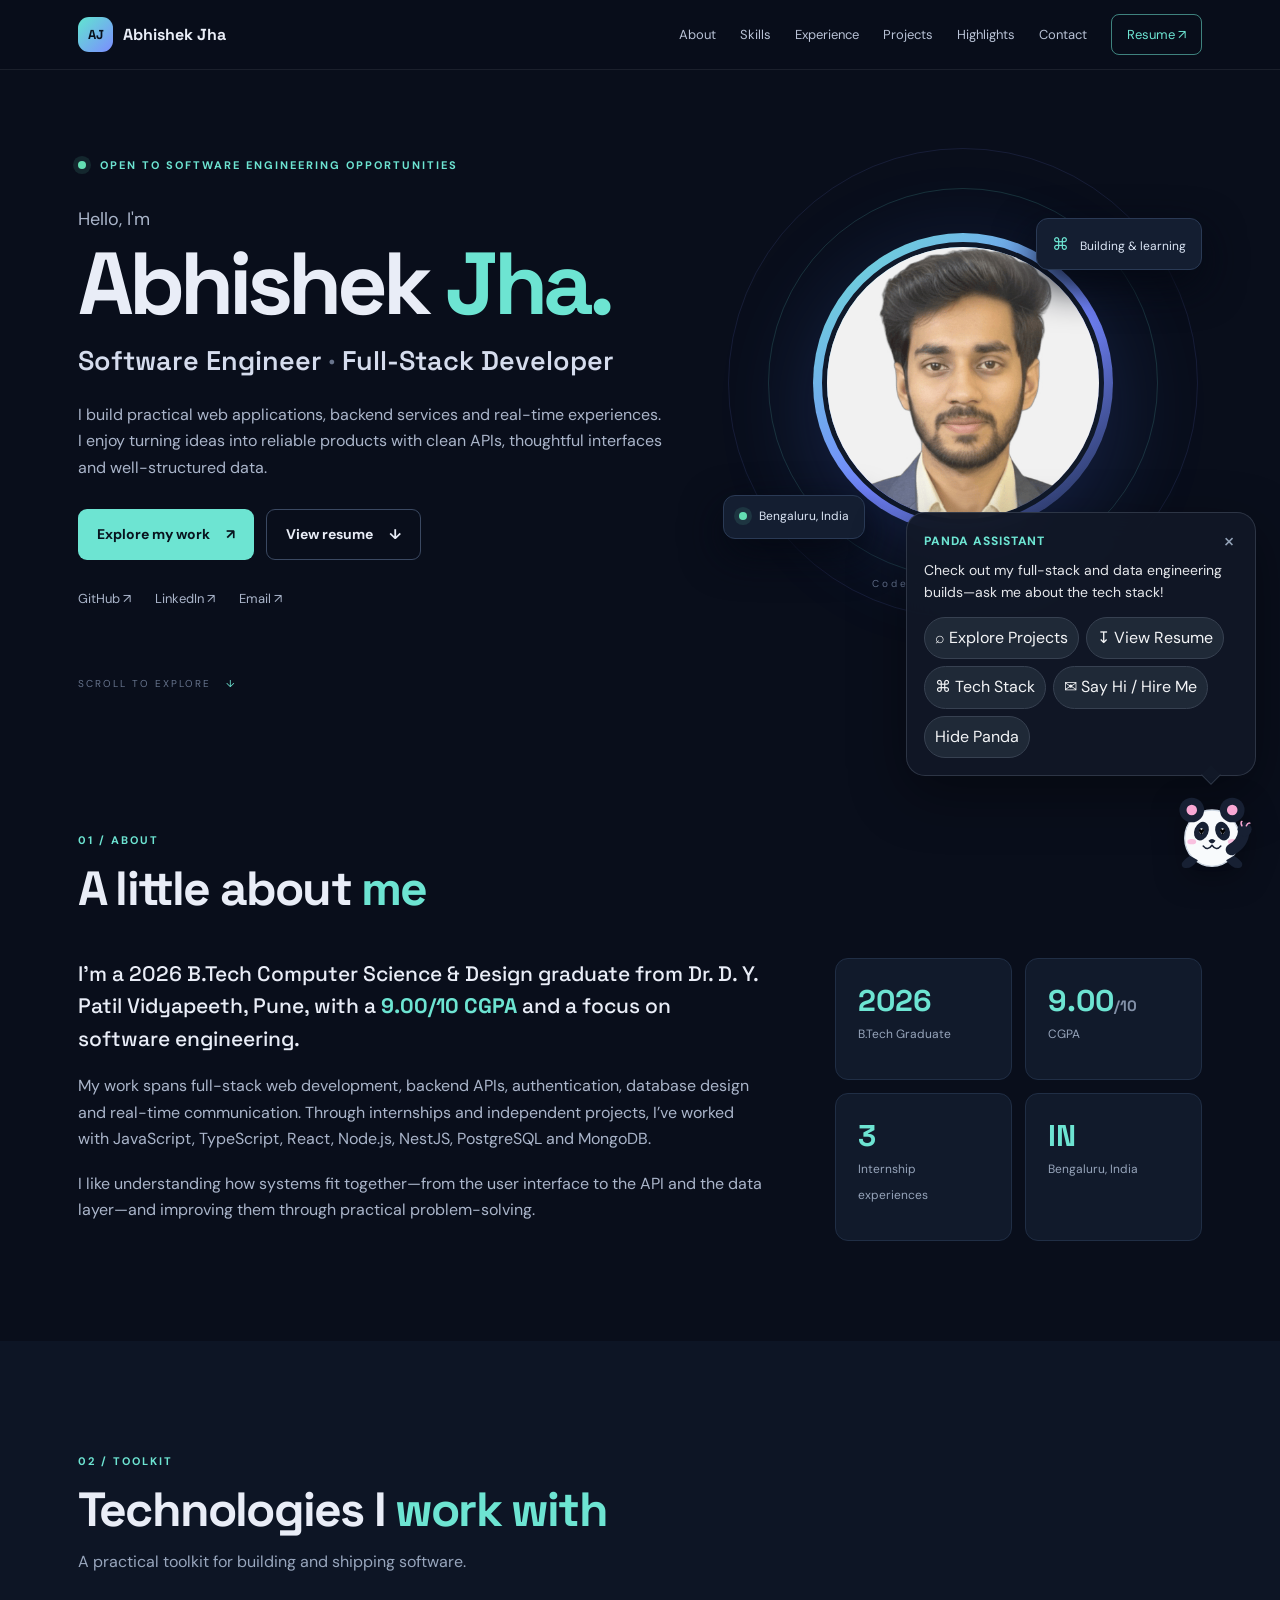
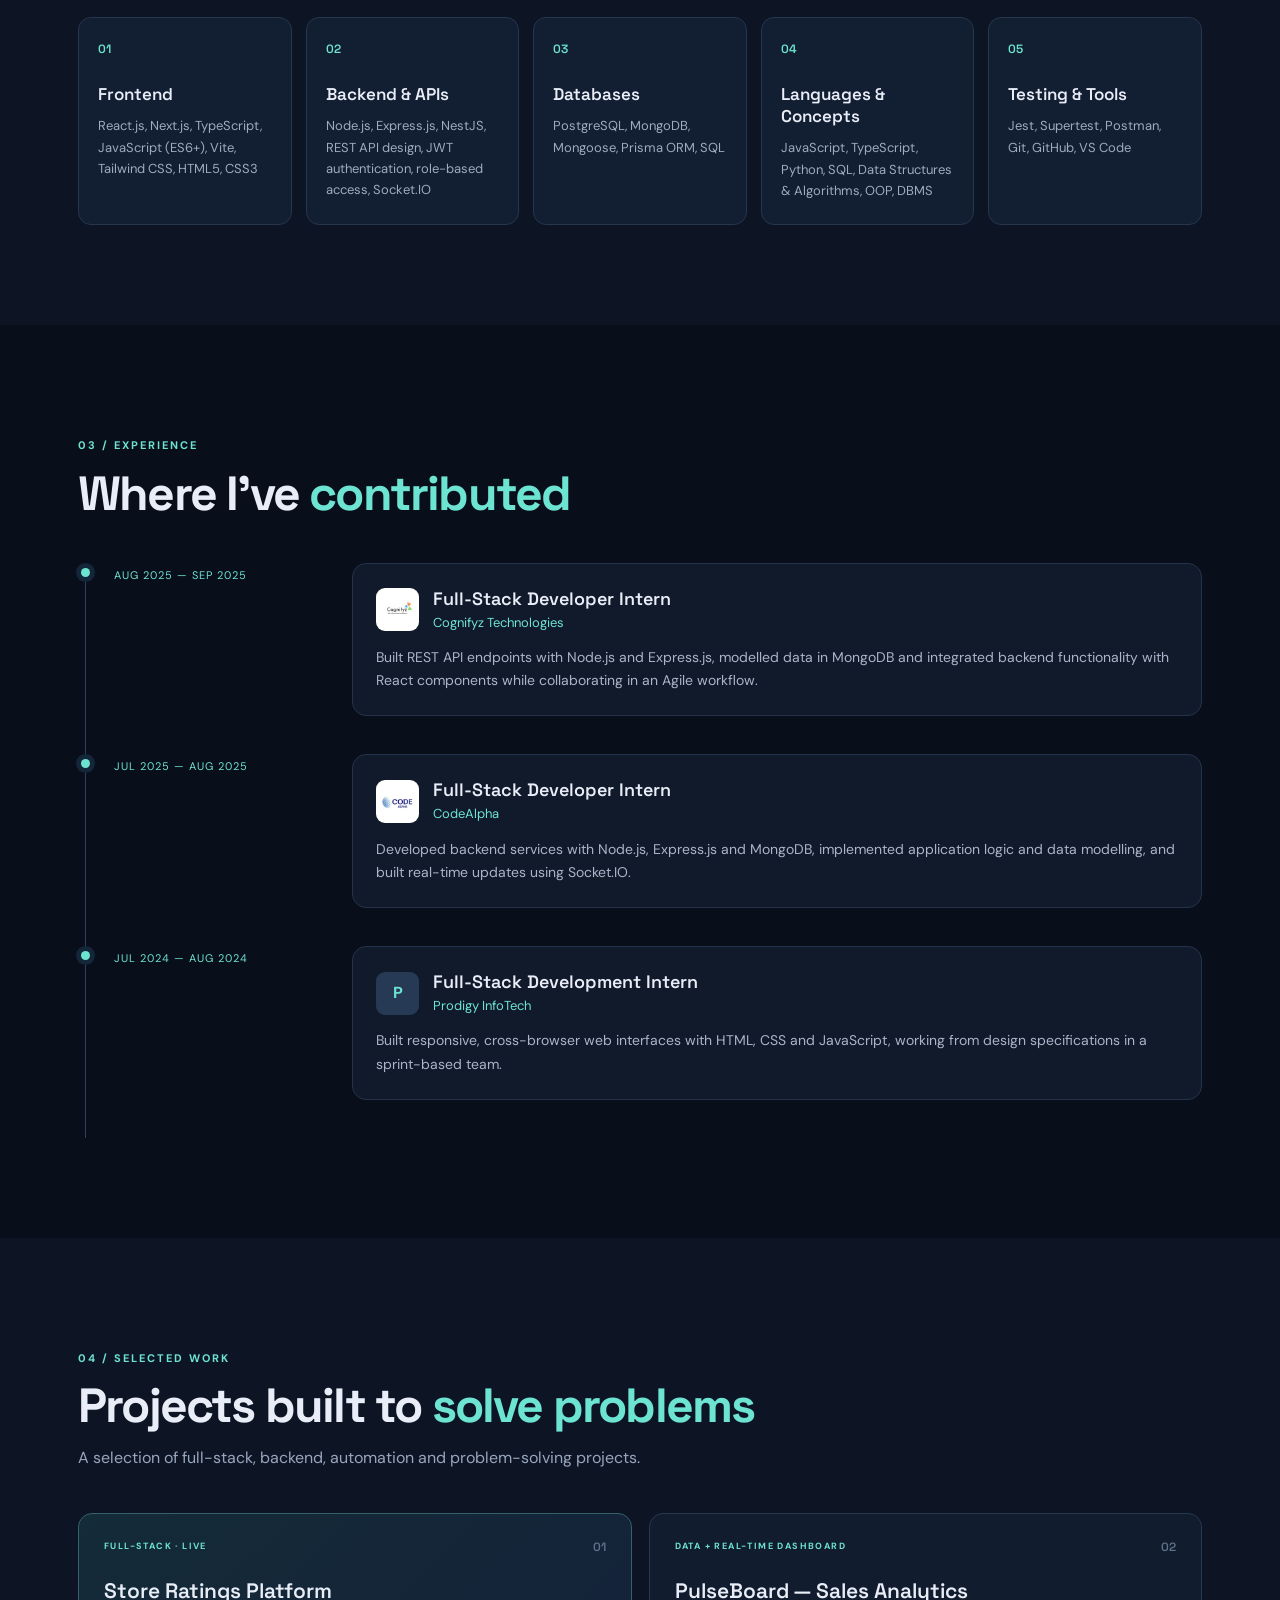
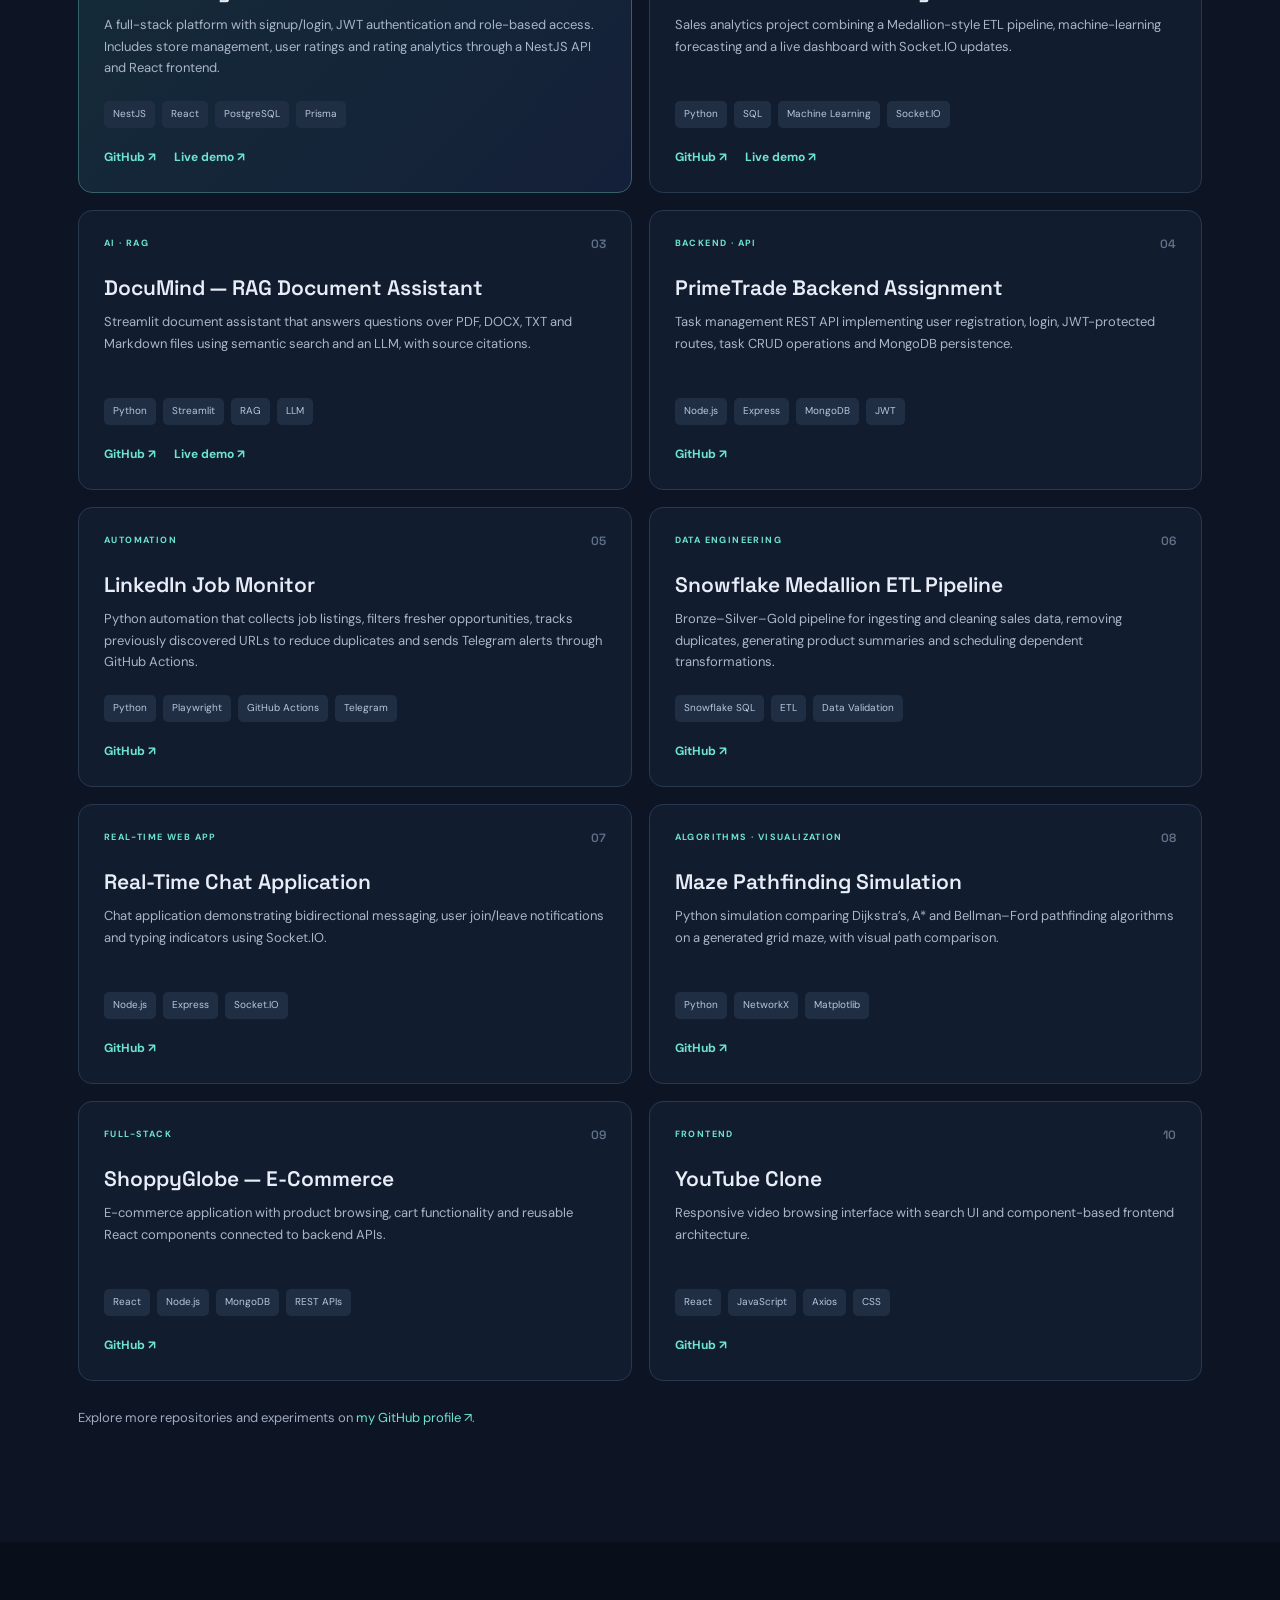
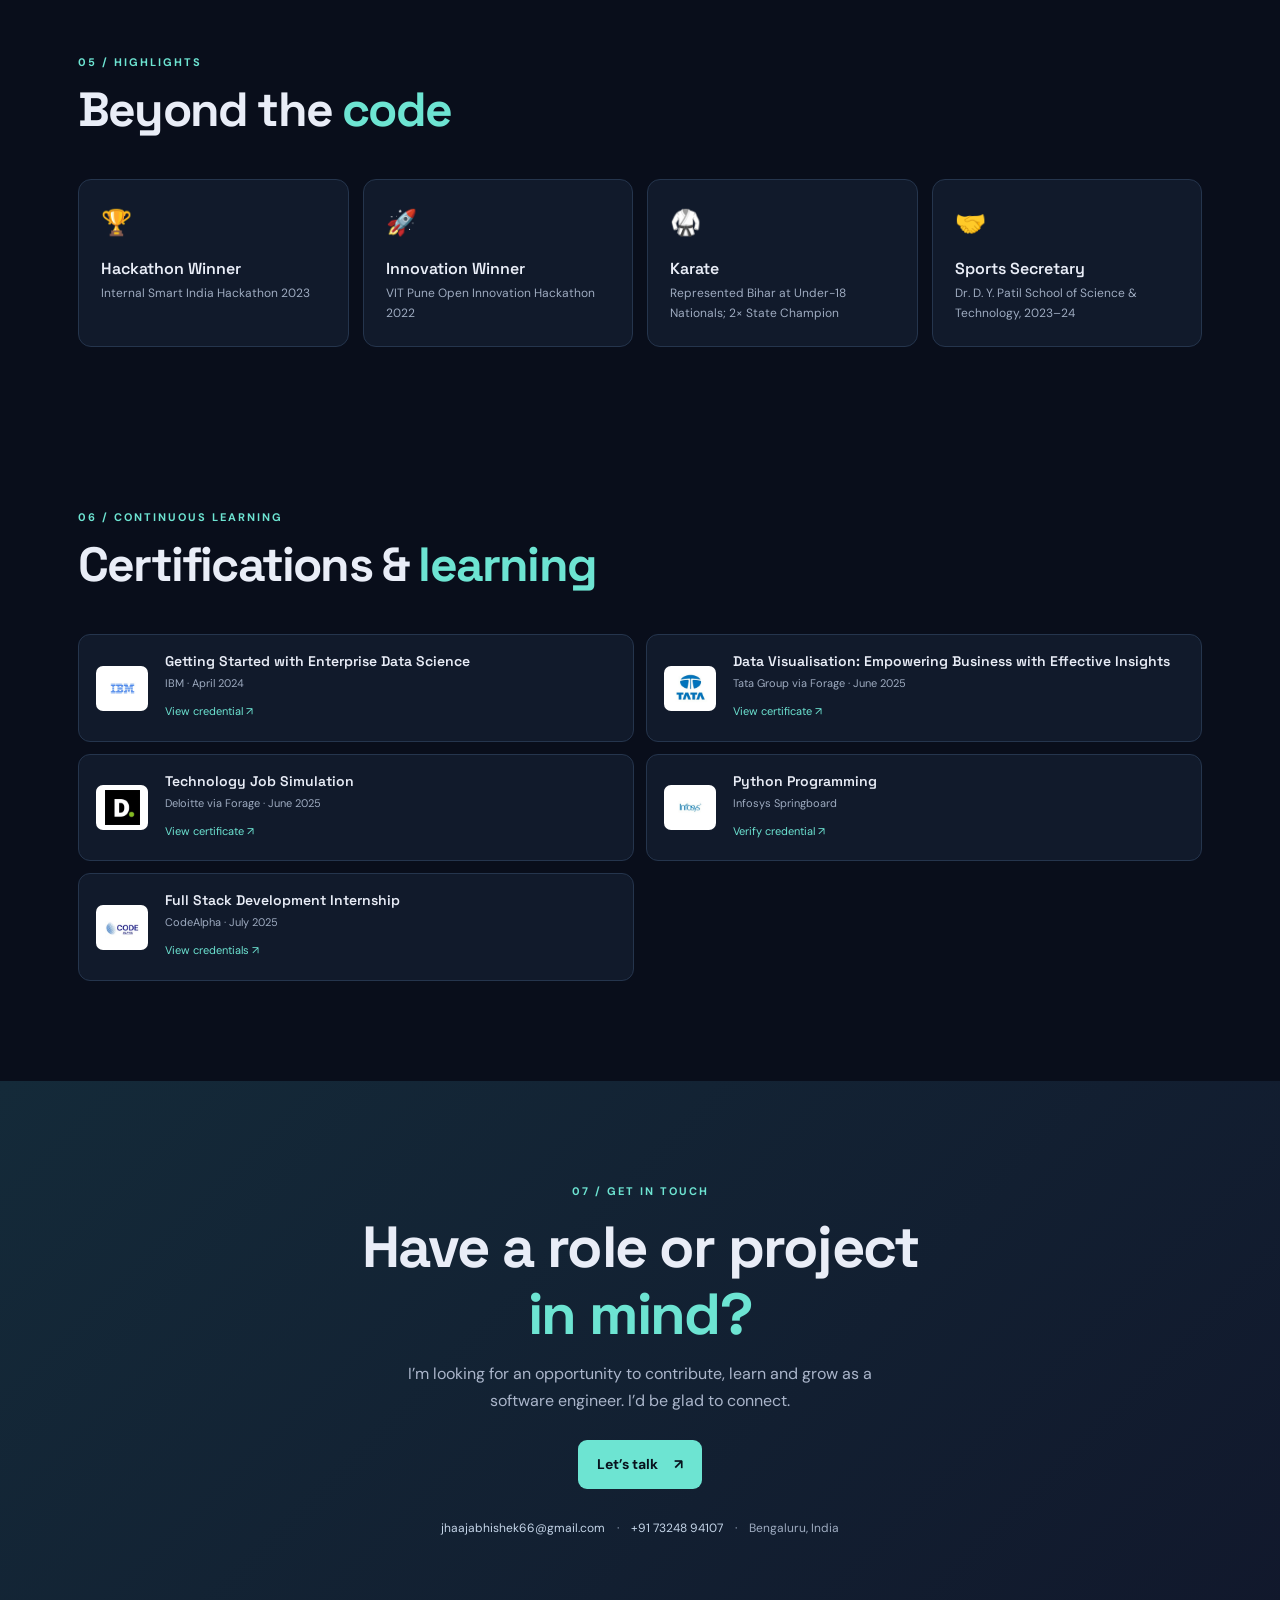
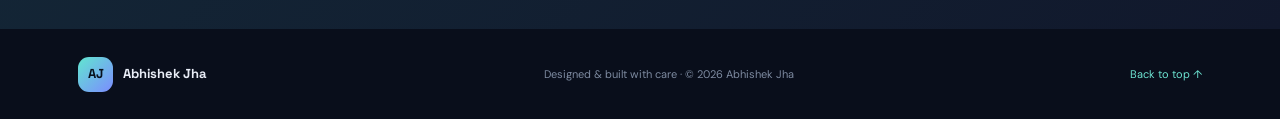
<file: index.html>
<!doctype html>
<html lang="en">
<head>
  <meta charset="utf-8">
  <meta name="viewport" content="width=device-width, initial-scale=1">
  <meta name="theme-color" content="#0b1020">
  <meta name="description" content="Abhishek Jha is a 2026 Computer Science & Design graduate and software engineer focused on full-stack development, backend systems, APIs and real-time applications.">
  <meta name="author" content="Abhishek Jha">
  <meta property="og:title" content="Abhishek Jha | Software Engineer">
  <meta property="og:description" content="Software Engineer portfolio — full-stack applications, backend systems and selected projects.">
  <meta property="og:type" content="website">
  <title>Abhishek Jha | Software Engineer & Full-Stack Developer</title>
  <link rel="preconnect" href="https://fonts.googleapis.com">
  <link rel="preconnect" href="https://fonts.gstatic.com" crossorigin>
  <link href="https://fonts.googleapis.com/css2?family=DM+Sans:wght@400;500;600;700&family=Space+Grotesk:wght@500;600;700&display=swap" rel="stylesheet">
  <link rel="stylesheet" href="style.css">
  <script src="script.js" defer></script>
</head>
<body>
  <a class="skip-link" href="#main">Skip to content</a>
  <header class="site-header">
    <div class="nav-wrap">
      <a class="brand" href="#home" aria-label="Abhishek Jha home"><span class="brand-mark">AJ</span><span>Abhishek Jha</span></a>
      <button class="menu-toggle" aria-label="Open navigation" aria-expanded="false" aria-controls="site-nav"><span></span><span></span><span></span></button>
      <nav id="site-nav" class="site-nav" aria-label="Main navigation">
        <a href="#about">About</a><a href="#skills">Skills</a><a href="#experience">Experience</a><a href="#projects">Projects</a><a href="#achievements">Highlights</a><a href="#contact">Contact</a>
        <a class="nav-resume" href="Abhishek_Jha_Software_Engineer_Resume.pdf" target="_blank" rel="noopener">Resume ↗</a>
      </nav>
    </div>
  </header>

  <main id="main">
    <section class="hero section-shell" id="home">
      <div class="hero-copy">
        <div class="eyebrow"><span class="status-dot"></span> OPEN TO SOFTWARE ENGINEERING OPPORTUNITIES</div>
        <p class="hero-intro">Hello, I'm</p>
        <h1>Abhishek <span>Jha.</span></h1>
        <h2>Software Engineer <span class="muted">·</span> Full-Stack Developer</h2>
        <p class="hero-description">I build practical web applications, backend services and real-time experiences. I enjoy turning ideas into reliable products with clean APIs, thoughtful interfaces and well-structured data.</p>
        <div class="hero-actions">
          <a class="button button-primary" href="#projects">Explore my work <span>↗</span></a>
          <a class="button button-secondary" href="Abhishek_Jha_Software_Engineer_Resume.pdf" target="_blank" rel="noopener">View resume <span>↓</span></a>
        </div>
        <div class="hero-links">
          <a href="https://github.com/Abhishekjha66" target="_blank" rel="noopener">GitHub ↗</a>
          <a href="https://www.linkedin.com/in/abhishek-jha-tech66/" target="_blank" rel="noopener">LinkedIn ↗</a>
          <a href="mailto:jhaajabhishek66@gmail.com">Email ↗</a>
        </div>
      </div>
      <div class="hero-visual">
        <div class="orbit orbit-one"></div><div class="orbit orbit-two"></div>
        <div class="profile-frame"><img src="images/profile.jpg" alt="Portrait of Abhishek Jha" onerror="this.style.display='none';this.parentElement.classList.add('no-photo')"><span class="fallback-initials">AJ</span></div>
        <div class="floating-chip chip-top"><span class="chip-icon">⌘</span> Building & learning</div>
        <div class="floating-chip chip-bottom"><span class="status-dot"></span> Bengaluru, India</div>
        <div class="visual-caption">Code · Create · Improve</div>
      </div>
      <div class="hero-scroll">SCROLL TO EXPLORE <span>↓</span></div>
    </section>

    <section class="section section-about" id="about">
      <div class="section-heading"><p class="eyebrow">01 / ABOUT</p><h2>A little about <span>me</span></h2></div>
      <div class="about-layout">
        <div class="about-main"><p class="lead">I’m a 2026 B.Tech Computer Science & Design graduate from Dr. D. Y. Patil Vidyapeeth, Pune, with a <strong>9.00/10 CGPA</strong> and a focus on software engineering.</p><p>My work spans full-stack web development, backend APIs, authentication, database design and real-time communication. Through internships and independent projects, I’ve worked with JavaScript, TypeScript, React, Node.js, NestJS, PostgreSQL and MongoDB.</p><p>I like understanding how systems fit together—from the user interface to the API and the data layer—and improving them through practical problem-solving.</p></div>
        <aside class="about-facts"><div><span class="fact-number">2026</span><span class="fact-label">B.Tech Graduate</span></div><div><span class="fact-number">9.00<span class="fact-unit">/10</span></span><span class="fact-label">CGPA</span></div><div><span class="fact-number">3</span><span class="fact-label">Internship experiences</span></div><div><span class="fact-number">IN</span><span class="fact-label">Bengaluru, India</span></div></aside>
      </div>
    </section>

    <section class="section section-skills" id="skills">
      <div class="section-heading"><p class="eyebrow">02 / TOOLKIT</p><h2>Technologies I <span>work with</span></h2><p class="section-subtitle">A practical toolkit for building and shipping software.</p></div>
      <div class="skill-grid">
        <article class="skill-card"><div class="skill-icon">01</div><h3>Frontend</h3><p>React.js, Next.js, TypeScript, JavaScript (ES6+), Vite, Tailwind CSS, HTML5, CSS3</p></article>
        <article class="skill-card"><div class="skill-icon">02</div><h3>Backend & APIs</h3><p>Node.js, Express.js, NestJS, REST API design, JWT authentication, role-based access, Socket.IO</p></article>
        <article class="skill-card"><div class="skill-icon">03</div><h3>Databases</h3><p>PostgreSQL, MongoDB, Mongoose, Prisma ORM, SQL</p></article>
        <article class="skill-card"><div class="skill-icon">04</div><h3>Languages & Concepts</h3><p>JavaScript, TypeScript, Python, SQL, Data Structures & Algorithms, OOP, DBMS</p></article>
        <article class="skill-card"><div class="skill-icon">05</div><h3>Testing & Tools</h3><p>Jest, Supertest, Postman, Git, GitHub, VS Code</p></article>
      </div>
    </section>

    <section class="section" id="experience">
      <div class="section-heading"><p class="eyebrow">03 / EXPERIENCE</p><h2>Where I’ve <span>contributed</span></h2></div>
      <div class="timeline">
        <article class="timeline-item"><div class="timeline-date">AUG 2025 — SEP 2025</div><div class="timeline-content"><div class="company-line"><img src="images/logos/Cognifyz Technologies.jpeg" alt="" onerror="this.style.display='none'"><div><h3>Full-Stack Developer Intern</h3><p class="company">Cognifyz Technologies</p></div></div><p>Built REST API endpoints with Node.js and Express.js, modelled data in MongoDB and integrated backend functionality with React components while collaborating in an Agile workflow.</p></div></article>
        <article class="timeline-item"><div class="timeline-date">JUL 2025 — AUG 2025</div><div class="timeline-content"><div class="company-line"><img src="images/logos/codealpha.png" alt="" onerror="this.style.display='none'"><div><h3>Full-Stack Developer Intern</h3><p class="company">CodeAlpha</p></div></div><p>Developed backend services with Node.js, Express.js and MongoDB, implemented application logic and data modelling, and built real-time updates using Socket.IO.</p></div></article>
        <article class="timeline-item"><div class="timeline-date">JUL 2024 — AUG 2024</div><div class="timeline-content"><div class="company-line"><div class="company-monogram">P</div><div><h3>Full-Stack Development Intern</h3><p class="company">Prodigy InfoTech</p></div></div><p>Built responsive, cross-browser web interfaces with HTML, CSS and JavaScript, working from design specifications in a sprint-based team.</p></div></article>
      </div>
    </section>

    <section class="section section-projects" id="projects">
      <div class="section-heading"><p class="eyebrow">04 / SELECTED WORK</p><h2>Projects built to <span>solve problems</span></h2><p class="section-subtitle">A selection of full-stack, backend, automation and problem-solving projects.</p></div>
      <div class="project-grid">
        <article class="project-card featured"><div class="project-top"><span class="project-type">FULL-STACK · LIVE</span><span class="project-index">01</span></div><h3>Store Ratings Platform</h3><p>A full-stack platform with signup/login, JWT authentication and role-based access. Includes store management, user ratings and rating analytics through a NestJS API and React frontend.</p><div class="tags"><span>NestJS</span><span>React</span><span>PostgreSQL</span><span>Prisma</span></div><div class="project-links"><a href="https://github.com/Abhishekjha66/store-ratings-fullstack" target="_blank" rel="noopener">GitHub ↗</a><a href="https://store-ratings-fullstack-nine.vercel.app" target="_blank" rel="noopener">Live demo ↗</a></div></article>
        <article class="project-card"><div class="project-top"><span class="project-type">DATA + REAL-TIME DASHBOARD</span><span class="project-index">02</span></div><h3>PulseBoard — Sales Analytics</h3><p>Sales analytics project combining a Medallion-style ETL pipeline, machine-learning forecasting and a live dashboard with Socket.IO updates.</p><div class="tags"><span>Python</span><span>SQL</span><span>Machine Learning</span><span>Socket.IO</span></div><div class="project-links"><a href="https://github.com/Abhishekjha66/pulseboard" target="_blank" rel="noopener">GitHub ↗</a><a href="https://abhishekjha66.github.io/pulseboard/" target="_blank" rel="noopener">Live demo ↗</a></div></article>
        <article class="project-card"><div class="project-top"><span class="project-type">AI · RAG</span><span class="project-index">03</span></div><h3>DocuMind — RAG Document Assistant</h3><p>Streamlit document assistant that answers questions over PDF, DOCX, TXT and Markdown files using semantic search and an LLM, with source citations.</p><div class="tags"><span>Python</span><span>Streamlit</span><span>RAG</span><span>LLM</span></div><div class="project-links"><a href="https://github.com/Abhishekjha66/documind-rag" target="_blank" rel="noopener">GitHub ↗</a><a href="https://documind-rag-hijsadj3jxqmrvftajgngp.streamlit.app/" target="_blank" rel="noopener">Live demo ↗</a></div></article>
        <article class="project-card"><div class="project-top"><span class="project-type">BACKEND · API</span><span class="project-index">04</span></div><h3>PrimeTrade Backend Assignment</h3><p>Task management REST API implementing user registration, login, JWT-protected routes, task CRUD operations and MongoDB persistence.</p><div class="tags"><span>Node.js</span><span>Express</span><span>MongoDB</span><span>JWT</span></div><div class="project-links"><a href="https://github.com/Abhishekjha66/PrimeTrade" target="_blank" rel="noopener">GitHub ↗</a></div></article>
        <article class="project-card"><div class="project-top"><span class="project-type">AUTOMATION</span><span class="project-index">05</span></div><h3>LinkedIn Job Monitor</h3><p>Python automation that collects job listings, filters fresher opportunities, tracks previously discovered URLs to reduce duplicates and sends Telegram alerts through GitHub Actions.</p><div class="tags"><span>Python</span><span>Playwright</span><span>GitHub Actions</span><span>Telegram</span></div><div class="project-links"><a href="https://github.com/Abhishekjha66/linkedin-job-monitor" target="_blank" rel="noopener">GitHub ↗</a></div></article>
        <article class="project-card"><div class="project-top"><span class="project-type">DATA ENGINEERING</span><span class="project-index">06</span></div><h3>Snowflake Medallion ETL Pipeline</h3><p>Bronze–Silver–Gold pipeline for ingesting and cleaning sales data, removing duplicates, generating product summaries and scheduling dependent transformations.</p><div class="tags"><span>Snowflake SQL</span><span>ETL</span><span>Data Validation</span></div><div class="project-links"><a href="https://github.com/Abhishekjha66/Snowflake-Medallion-ETL-Pipeline" target="_blank" rel="noopener">GitHub ↗</a></div></article>
        <article class="project-card"><div class="project-top"><span class="project-type">REAL-TIME WEB APP</span><span class="project-index">07</span></div><h3>Real-Time Chat Application</h3><p>Chat application demonstrating bidirectional messaging, user join/leave notifications and typing indicators using Socket.IO.</p><div class="tags"><span>Node.js</span><span>Express</span><span>Socket.IO</span></div><div class="project-links"><a href="https://github.com/Abhishekjha66/Real_Time_communication." target="_blank" rel="noopener">GitHub ↗</a></div></article>
        <article class="project-card"><div class="project-top"><span class="project-type">ALGORITHMS · VISUALIZATION</span><span class="project-index">08</span></div><h3>Maze Pathfinding Simulation</h3><p>Python simulation comparing Dijkstra’s, A* and Bellman–Ford pathfinding algorithms on a generated grid maze, with visual path comparison.</p><div class="tags"><span>Python</span><span>NetworkX</span><span>Matplotlib</span></div><div class="project-links"><a href="https://github.com/Abhishekjha66/Maze-Pathfinding-Simulation-Dijkstra-A-Bellman-Ford" target="_blank" rel="noopener">GitHub ↗</a></div></article>
        <article class="project-card"><div class="project-top"><span class="project-type">FULL-STACK</span><span class="project-index">09</span></div><h3>ShoppyGlobe — E-Commerce</h3><p>E-commerce application with product browsing, cart functionality and reusable React components connected to backend APIs.</p><div class="tags"><span>React</span><span>Node.js</span><span>MongoDB</span><span>REST APIs</span></div><div class="project-links"><a href="https://github.com/Abhishekjha66/shoppyglobe" target="_blank" rel="noopener">GitHub ↗</a></div></article>
        <article class="project-card"><div class="project-top"><span class="project-type">FRONTEND</span><span class="project-index">10</span></div><h3>YouTube Clone</h3><p>Responsive video browsing interface with search UI and component-based frontend architecture.</p><div class="tags"><span>React</span><span>JavaScript</span><span>Axios</span><span>CSS</span></div><div class="project-links"><a href="https://github.com/Abhishekjha66/youtube-clone" target="_blank" rel="noopener">GitHub ↗</a></div></article>
      </div>
      <p class="projects-note">Explore more repositories and experiments on <a href="https://github.com/Abhishekjha66" target="_blank" rel="noopener">my GitHub profile ↗</a>.</p>
    </section>

    <section class="section" id="achievements">
      <div class="section-heading"><p class="eyebrow">05 / HIGHLIGHTS</p><h2>Beyond the <span>code</span></h2></div>
      <div class="highlight-grid">
        <article class="highlight-card"><span class="highlight-symbol">🏆</span><h3>Hackathon Winner</h3><p>Internal Smart India Hackathon 2023</p></article>
        <article class="highlight-card"><span class="highlight-symbol">🚀</span><h3>Innovation Winner</h3><p>VIT Pune Open Innovation Hackathon 2022</p></article>
        <article class="highlight-card"><span class="highlight-symbol">🥋</span><h3>Karate</h3><p>Represented Bihar at Under-18 Nationals; 2× State Champion</p></article>
        <article class="highlight-card"><span class="highlight-symbol">🤝</span><h3>Sports Secretary</h3><p>Dr. D. Y. Patil School of Science & Technology, 2023–24</p></article>
      </div>
    </section>

    <section class="section section-certifications" id="certifications">
      <div class="section-heading"><p class="eyebrow">06 / CONTINUOUS LEARNING</p><h2>Certifications & <span>learning</span></h2></div>
      <div class="cert-grid">
        <article class="cert-card"><img src="images/logos/ibm.png" alt="IBM logo"><div><h3>Getting Started with Enterprise Data Science</h3><p>IBM · April 2024</p><a href="https://www.credly.com/badges/a3471dcc-33a3-43b3-9bf2-470048919208" target="_blank" rel="noopener">View credential ↗</a></div></article>
        <article class="cert-card"><img src="images/logos/tata.png" alt="Tata Group logo"><div><h3>Data Visualisation: Empowering Business with Effective Insights</h3><p>Tata Group via Forage · June 2025</p><a href="https://forage-uploads-prod.s3.amazonaws.com/completion-certificates/ifobHAoMjQs9s6bKS/MyXvBcppsW2FkNYCX_ifobHAoMjQs9s6bKS_mHEEbxwYfxDQrC4HK_1750245582774_completion_certificate.pdf" target="_blank" rel="noopener">View certificate ↗</a></div></article>
        <article class="cert-card"><img src="images/logos/deloitte.png" alt="Deloitte logo"><div><h3>Technology Job Simulation</h3><p>Deloitte via Forage · June 2025</p><a href="https://forage-uploads-prod.s3.amazonaws.com/completion-certificates/9PBTqmSxAf6zZTseP/udmxiyHeqYQLkTPvf_9PBTqmSxAf6zZTseP_mHEEbxwYfxDQrC4HK_1749312767757_completion_certificate.pdf" target="_blank" rel="noopener">View certificate ↗</a></div></article>
        <article class="cert-card"><img src="images/logos/infosys.png" alt="Infosys logo"><div><h3>Python Programming</h3><p>Infosys Springboard</p><a href="https://verify.onwingspan.com/" target="_blank" rel="noopener">Verify credential ↗</a></div></article>
        <article class="cert-card"><img src="images/logos/codealpha.png" alt="CodeAlpha logo"><div><h3>Full Stack Development Internship</h3><p>CodeAlpha · July 2025</p><a href="https://www.linkedin.com/in/abhishek-jha-tech66/details/certifications/" target="_blank" rel="noopener">View credentials ↗</a></div></article>
      </div>
    </section>

    <section class="contact-section" id="contact">
      <div class="contact-inner"><p class="eyebrow">07 / GET IN TOUCH</p><h2>Have a role or project<br><span>in mind?</span></h2><p>I’m looking for an opportunity to contribute, learn and grow as a software engineer. I’d be glad to connect.</p><a class="button button-primary" href="mailto:jhaajabhishek66@gmail.com">Let’s talk <span>↗</span></a><div class="contact-meta"><a href="mailto:jhaajabhishek66@gmail.com">jhaajabhishek66@gmail.com</a><span>·</span><a href="tel:+917324894107">+91 73248 94107</a><span>·</span><span>Bengaluru, India</span></div></div>
    </section>
  </main>
  <footer class="site-footer"><a class="brand" href="#home"><span class="brand-mark">AJ</span><span>Abhishek Jha</span></a><p>Designed & built with care · © <span id="year">2026</span> Abhishek Jha</p><a href="#home" class="back-top">Back to top ↑</a></footer>
</body>
</html>
</file>
<file: style.css>
*{box-sizing:border-box}html{scroll-behavior:smooth;scroll-padding-top:88px}body{margin:0;background:#090e1b;color:#e9edf7;font-family:"DM Sans",sans-serif;line-height:1.65}a{color:inherit;text-decoration:none}button{font:inherit}.skip-link{position:absolute;left:-999px;top:8px;background:#fff;color:#111;padding:10px;z-index:1000}.skip-link:focus{left:10px}.site-header{position:sticky;top:0;z-index:100;background:rgba(9,14,27,.88);backdrop-filter:blur(18px);border-bottom:1px solid rgba(255,255,255,.08)}.nav-wrap{max-width:1180px;margin:auto;padding:14px 28px;display:flex;align-items:center;justify-content:space-between;gap:24px}.brand{display:inline-flex;align-items:center;gap:10px;font-family:"Space Grotesk",sans-serif;font-weight:700;white-space:nowrap}.brand-mark{display:grid;place-items:center;width:35px;height:35px;border-radius:11px;background:linear-gradient(135deg,#61e6d0,#7c8cff);color:#08111e;font-size:13px}.site-nav{display:flex;align-items:center;gap:24px;font-size:13px;color:#b9c2d6}.site-nav a:hover,.hero-links a:hover{color:#6de4d2}.nav-resume{padding:9px 15px;border:1px solid rgba(109,228,210,.55);border-radius:8px;color:#6de4d2}.menu-toggle{display:none;background:none;border:0;padding:8px}.menu-toggle span{display:block;width:23px;height:2px;background:#e9edf7;margin:5px}.section-shell,.section{max-width:1180px;margin:auto;padding-left:28px;padding-right:28px}.hero{min-height:650px;display:grid;grid-template-columns:1.1fr .9fr;align-items:center;gap:60px;position:relative;padding-top:75px;padding-bottom:100px}.eyebrow{font-size:11px;letter-spacing:2px;color:#6de4d2;font-weight:700}.status-dot{display:inline-block;width:8px;height:8px;border-radius:50%;background:#63dfb3;box-shadow:0 0 0 5px rgba(99,223,179,.12);margin-right:9px}.hero-intro{font-size:18px;color:#aab5ca;margin:30px 0 0}.hero h1{font:700 clamp(54px,8vw,88px)/1.03 "Space Grotesk",sans-serif;letter-spacing:-5px;margin:5px 0 13px}.hero h1 span,.section-heading h2 span,.contact-inner h2 span{color:#6de4d2}.hero h2{font:600 clamp(19px,2.7vw,27px) "Space Grotesk",sans-serif;margin:0;color:#d5dced}.muted{color:#68748c}.hero-description{max-width:600px;color:#aab5ca;font-size:16px;margin:24px 0 28px}.hero-actions{display:flex;gap:12px;flex-wrap:wrap}.button{display:inline-flex;align-items:center;gap:16px;padding:13px 19px;border-radius:9px;font-weight:700;font-size:14px;transition:.2s}.button:hover{transform:translateY(-2px)}.button-primary{background:#6de4d2;color:#08131e}.button-secondary{border:1px solid #3b4962;color:#e9edf7}.hero-links{display:flex;gap:24px;margin-top:28px;font-size:13px;color:#aab5ca}.hero-visual{height:420px;position:relative;display:grid;place-items:center}.profile-frame{width:min(300px,68vw);height:min(300px,68vw);border-radius:50%;padding:9px;background:linear-gradient(140deg,#6de4d2,#7385ff 55%,#17253c);box-shadow:0 25px 100px rgba(76,125,255,.2);position:relative;z-index:2}.profile-frame img{width:100%;height:100%;object-fit:cover;border-radius:50%;border:5px solid #10192a}.profile-frame.no-photo{display:grid;place-items:center}.fallback-initials{display:none;font:700 80px "Space Grotesk";color:#6de4d2}.no-photo .fallback-initials{display:block}.orbit{position:absolute;border:1px solid rgba(109,228,210,.16);border-radius:50%;width:390px;height:390px}.orbit-two{width:470px;height:470px;border-color:rgba(124,140,255,.12)}.floating-chip{position:absolute;z-index:3;background:#141e31;border:1px solid #2a3a55;padding:11px 15px;border-radius:12px;box-shadow:0 15px 40px #050914;font-size:12px;color:#dbe5f5}.chip-top{top:45px;right:0}.chip-bottom{bottom:54px;left:0}.chip-icon{color:#6de4d2;font-size:17px;margin-right:8px}.visual-caption{position:absolute;bottom:0;color:#64718a;letter-spacing:3px;font-size:10px}.hero-scroll{position:absolute;bottom:28px;left:28px;font-size:10px;letter-spacing:2px;color:#66738c}.hero-scroll span{color:#6de4d2;margin-left:10px}.section{padding-top:100px;padding-bottom:100px}.section-heading{margin-bottom:42px}.section-heading h2,.contact-inner h2{font:700 clamp(32px,5vw,48px)/1.15 "Space Grotesk",sans-serif;letter-spacing:-1.8px;margin:9px 0 12px}.section-subtitle{color:#98a6bd;margin:0}.about-layout{display:grid;grid-template-columns:1.5fr .8fr;gap:70px}.about-main p{color:#aab5ca;margin:0 0 18px}.about-main .lead{font:500 21px/1.55 "Space Grotesk",sans-serif;color:#e9edf7}.about-main strong{color:#6de4d2}.about-facts{display:grid;grid-template-columns:1fr 1fr;gap:13px}.about-facts div{background:#111a2b;border:1px solid #202e45;border-radius:13px;padding:22px}.fact-number{display:block;font:700 30px "Space Grotesk";color:#6de4d2}.fact-unit{font-size:15px;color:#8391a8}.fact-label{font-size:12px;color:#96a4ba}.section-skills{max-width:none;background:#0d1525}.section-skills>.section-heading,.section-skills>.skill-grid{max-width:1124px;margin-left:auto;margin-right:auto}.skill-grid{display:grid;grid-template-columns:repeat(5,1fr);gap:14px}.skill-card{padding:23px 19px;background:#121e31;border:1px solid #26364f;border-radius:13px}.skill-icon{font:600 12px "Space Grotesk";color:#6de4d2;margin-bottom:26px}.skill-card h3{font:600 17px "Space Grotesk";margin:0 0 10px}.skill-card p{font-size:13px;color:#9eabc0;margin:0}.timeline{border-left:1px solid #2d405c;margin-left:7px}.timeline-item{display:grid;grid-template-columns:210px 1fr;gap:28px;padding:0 0 38px 28px;position:relative}.timeline-item:before{content:"";position:absolute;width:9px;height:9px;border-radius:50%;background:#6de4d2;left:-5px;top:5px;box-shadow:0 0 0 5px #14263a}.timeline-date{font-size:11px;letter-spacing:1px;color:#6de4d2;padding-top:3px}.timeline-content{background:#111a2b;border:1px solid #24334b;border-radius:14px;padding:23px}.company-line{display:flex;align-items:center;gap:14px;margin-bottom:13px}.company-line img,.company-monogram{width:43px;height:43px;object-fit:contain;background:#fff;border-radius:9px;padding:5px}.company-monogram{display:grid;place-items:center;background:#263a55;color:#6de4d2;font-weight:700}.company-line h3{font:600 18px "Space Grotesk";margin:0}.company{color:#6de4d2;font-size:13px;margin:2px 0 0}.timeline-content>p{font-size:14px;color:#aab5ca;margin:0}.section-projects{max-width:none;background:#0d1525}.section-projects>.section-heading,.project-grid,.projects-note{max-width:1124px;margin-left:auto;margin-right:auto}.project-grid{display:grid;grid-template-columns:repeat(2,minmax(0,1fr));gap:17px}.project-card{display:flex;flex-direction:column;padding:25px;background:#111c2e;border:1px solid #273851;border-radius:14px;min-height:280px;transition:.2s}.project-card:hover{transform:translateY(-4px);border-color:#4c8e91;box-shadow:0 15px 35px rgba(0,0,0,.2)}.project-card.featured{background:linear-gradient(135deg,#142b38,#142039);border-color:#35616a}.project-top{display:flex;justify-content:space-between;gap:12px;margin-bottom:22px}.project-type{font-size:9px;letter-spacing:1.4px;color:#6de4d2;font-weight:700}.project-index{font:600 12px "Space Grotesk";color:#62718a}.project-card h3{font:600 21px "Space Grotesk";margin:0 0 10px}.project-card>p{font-size:13px;color:#aab5ca;margin:0 0 18px;flex:1}.tags{display:flex;flex-wrap:wrap;gap:7px;margin-bottom:20px}.tags span{font-size:10px;color:#b9c7d9;background:#202e43;padding:5px 9px;border-radius:5px}.project-links{display:flex;gap:18px;font-size:12px;font-weight:700;color:#6de4d2}.project-links a:hover{text-decoration:underline}.projects-note{font-size:13px;color:#9eabc0;margin-top:26px}.projects-note a{color:#6de4d2}.highlight-grid{display:grid;grid-template-columns:repeat(4,1fr);gap:14px}.highlight-card{background:#111a2b;border:1px solid #25354d;border-radius:13px;padding:22px}.highlight-symbol{font-size:25px}.highlight-card h3{font:600 16px "Space Grotesk";margin:15px 0 5px}.highlight-card p{font-size:12px;color:#9eabc0;margin:0}.section-certifications{padding-top:50px}.cert-grid{display:grid;grid-template-columns:repeat(2,1fr);gap:12px}.cert-card{display:flex;align-items:center;gap:17px;padding:17px;background:#111a2b;border:1px solid #25354d;border-radius:12px}.cert-card img{width:52px;height:45px;object-fit:contain;background:#fff;border-radius:7px;padding:5px}.cert-card h3{font:600 14px "Space Grotesk";margin:0 0 4px}.cert-card p{font-size:11px;color:#9eabc0;margin:0 0 5px}.cert-card a{font-size:11px;color:#6de4d2}.contact-section{background:linear-gradient(135deg,#142a39,#11182c);text-align:center;padding:90px 28px}.contact-inner{max-width:750px;margin:auto}.contact-inner h2{font-size:clamp(38px,6vw,58px);margin:14px 0}.contact-inner>p:not(.eyebrow){color:#aab5ca;max-width:520px;margin:0 auto 26px}.contact-meta{display:flex;justify-content:center;gap:12px;flex-wrap:wrap;color:#9eabc0;font-size:12px;margin-top:30px}.contact-meta a{color:#c5d5e8}.site-footer{max-width:1180px;margin:auto;padding:25px 28px;display:flex;align-items:center;justify-content:space-between;gap:20px;color:#7e8ba1;font-size:11px}.site-footer .brand{color:#e9edf7;font-size:13px}.back-top{color:#6de4d2}@media(max-width:950px){.site-nav{gap:13px;font-size:12px}.skill-grid{grid-template-columns:repeat(3,1fr)}.hero{gap:20px}.highlight-grid{grid-template-columns:repeat(2,1fr)}}@media(max-width:720px){.nav-wrap{padding:12px 20px}.menu-toggle{display:block}.site-nav{display:none;position:absolute;top:62px;left:0;right:0;background:#0e1728;border-bottom:1px solid #26364f;padding:18px 22px 22px;flex-direction:column;align-items:stretch;gap:0}.site-nav.open{display:flex}.site-nav a{padding:11px 0;border-bottom:1px solid rgba(255,255,255,.06)}.site-nav .nav-resume{margin-top:12px;text-align:center;border:1px solid #426d70;padding:10px}.hero{grid-template-columns:1fr;padding-top:65px;padding-bottom:85px;gap:30px;min-height:auto}.hero h1{letter-spacing:-3px}.hero-visual{height:340px;grid-row:1}.profile-frame{width:220px;height:220px}.orbit{width:290px;height:290px}.orbit-two{width:335px;height:335px}.chip-top{right:3%;top:25px}.chip-bottom{left:3%;bottom:40px}.visual-caption{bottom:0}.hero-copy{grid-row:2}.hero-scroll{display:none}.section{padding-top:72px;padding-bottom:72px}.about-layout{grid-template-columns:1fr;gap:25px}.about-facts{grid-template-columns:repeat(4,1fr)}.about-facts div{padding:14px 10px}.fact-number{font-size:23px}.fact-label{font-size:10px}.skill-grid{grid-template-columns:repeat(2,1fr)}.timeline-item{grid-template-columns:1fr;gap:8px;padding-left:22px}.timeline-date{font-size:10px}.project-grid,.cert-grid{grid-template-columns:1fr}.project-card{min-height:0}.site-footer{flex-wrap:wrap;justify-content:center;text-align:center}.site-footer p{order:3;width:100%}}@media(max-width:420px){.section-shell,.section{padding-left:19px;padding-right:19px}.hero h1{font-size:52px}.hero h2{font-size:18px}.hero-description{font-size:14px}.hero-actions .button{width:100%;justify-content:space-between}.hero-links{gap:16px}.skill-grid{grid-template-columns:1fr}.about-facts{grid-template-columns:repeat(2,1fr)}.highlight-grid{grid-template-columns:1fr}.contact-meta{flex-direction:column;gap:5px}.contact-meta span:nth-child(2),.contact-meta span:nth-child(4){display:none}.section-heading h2{font-size:34px}}@media(prefers-reduced-motion:reduce){*,*::before,*::after{scroll-behavior:auto!important;transition:none!important;animation:none!important}}

/* Floating Panda portfolio assistant */
.panda-widget{position:fixed;right:24px;bottom:24px;z-index:1000;display:flex;flex-direction:column;align-items:flex-end;gap:12px;max-width:min(360px,calc(100vw - 28px));font-family:inherit}.panda-bubble{position:relative;width:min(350px,calc(100vw - 28px));padding:17px;background:rgba(17,24,39,.94);backdrop-filter:blur(16px);-webkit-backdrop-filter:blur(16px);border:1px solid rgba(148,163,184,.22);border-radius:19px;color:#f8fafc;box-shadow:0 18px 55px rgba(0,0,0,.38);animation:panda-pop .28s ease-out}.panda-bubble[hidden],.panda-widget[hidden],.panda-toast[hidden]{display:none}.panda-bubble:after{content:"";position:absolute;right:37px;bottom:-7px;width:13px;height:13px;background:#111827;border-right:1px solid rgba(148,163,184,.22);border-bottom:1px solid rgba(148,163,184,.22);transform:rotate(45deg)}.panda-bubble-head{display:flex;align-items:center;justify-content:space-between;gap:12px;margin-bottom:8px}.panda-bubble-title{font-size:12px;letter-spacing:.08em;text-transform:uppercase;color:#6de4d2;font-weight:800}.panda-close{border:0;background:transparent;color:#94a3b8;font-size:22px;line-height:1;cursor:pointer;padding:0 3px}.panda-message{font-size:14px;line-height:1.55;color:#e5e7eb;margin:0 0 13px}.panda-actions{display:flex;flex-wrap:wrap;gap:7px}.panda-action{border:1px solid #374151;background:#1f2937;color:#f3f4f6;border-radius:999px;padding:7px 10px;font:600 11px inherit;cursor:pointer;transition:background .2s,border-color .2s,transform .2s}.panda-action:hover,.panda-action:focus-visible{background:#164e63;border-color:#2dd4bf;transform:translateY(-1px);outline:none}.panda-stage{position:relative;width:88px;height:88px;display:grid;place-items:center;cursor:pointer;touch-action:manipulation;filter:drop-shadow(0 9px 15px rgba(0,0,0,.32));animation:panda-float 3.2s ease-in-out infinite}.panda-stage:focus-visible{outline:2px solid #6de4d2;outline-offset:5px;border-radius:50%}.panda-svg{width:88px;height:88px;overflow:visible}.panda-arm{transform-origin:69px 52px;transition:transform .25s}.panda-widget.is-waving .panda-arm{animation:panda-wave .55s ease-in-out 3}.panda-widget.is-happy .panda-stage{animation:panda-bounce .48s ease-in-out 2}.panda-widget.is-sleeping .panda-eyes{opacity:0}.panda-widget.is-sleeping .panda-sleep-eyes{opacity:1}.panda-widget.is-dizzy .panda-face-extra{opacity:1}.panda-widget.is-dizzy .panda-stage{animation:panda-wobble .35s ease-in-out 5}.panda-face-extra,.panda-sleep-eyes{opacity:0;transition:opacity .2s}.panda-zzz{position:absolute;top:-7px;right:4px;color:#bae6fd;font-weight:800;font-size:14px;opacity:0}.panda-widget.is-sleeping .panda-zzz{opacity:1;animation:panda-zzz 1.5s ease-in-out infinite}.panda-paw{display:none;width:58px;height:58px;border:1px solid #36536b;background:#12243a;border-radius:50%;color:#6de4d2;cursor:pointer;box-shadow:0 10px 30px rgba(0,0,0,.35);font-size:27px}.panda-widget.is-hidden .panda-bubble,.panda-widget.is-hidden .panda-stage{display:none}.panda-widget.is-hidden .panda-paw{display:grid;place-items:center}.panda-toast{position:fixed;right:24px;bottom:125px;z-index:1001;padding:10px 14px;background:#0f766e;color:white;border-radius:10px;font-size:12px;box-shadow:0 8px 25px #0005}.panda-widget.is-hidden{right:20px;bottom:20px}.panda-widget.is-hidden .panda-paw{width:52px;height:52px}@keyframes panda-pop{from{opacity:0;transform:translateY(8px) scale(.97)}to{opacity:1;transform:translateY(0) scale(1)}}@keyframes panda-float{0%,100%{transform:translateY(0)}50%{transform:translateY(-5px)}}@keyframes panda-wave{0%,100%{transform:rotate(0)}35%{transform:rotate(-28deg)}70%{transform:rotate(12deg)}}@keyframes panda-bounce{0%,100%{transform:translateY(0) scale(1)}50%{transform:translateY(-12px) scale(1.05)}}@keyframes panda-wobble{0%,100%{transform:rotate(0)}25%{transform:rotate(-9deg)}75%{transform:rotate(9deg)}}@keyframes panda-zzz{0%{transform:translate(0,8px);opacity:0}35%{opacity:1}100%{transform:translate(9px,-13px);opacity:0}}@media(max-width:600px){.panda-widget{right:12px;bottom:12px;gap:8px}.panda-stage,.panda-svg{width:70px;height:70px}.panda-bubble{padding:14px}.panda-message{font-size:13px}.panda-action{font-size:10px;padding:7px 9px}.panda-toast{right:12px;bottom:94px;max-width:calc(100vw - 24px)}}@media(prefers-reduced-motion:reduce){.panda-stage,.panda-widget.is-waving .panda-arm,.panda-widget.is-happy .panda-stage,.panda-widget.is-dizzy .panda-stage,.panda-zzz{animation:none!important}}

/* Panda mascot polish: transparent circular hit area, no square button backdrop. */
.panda-stage{
  appearance:none;-webkit-appearance:none;
  border:0!important;background:transparent!important;
  padding:0!important;border-radius:50%;
  box-shadow:none;outline-offset:5px;
  animation:panda-float-gentle 4.2s ease-in-out infinite;
}
.panda-svg{display:block;background:transparent;pointer-events:none}
@keyframes panda-float-gentle{
  0%,100%{transform:translate3d(0,0,0)}
  50%{transform:translate3d(0,-9px,0)}
}
.panda-widget.is-happy .panda-stage{animation:panda-bounce .48s ease-in-out 2}
.panda-widget.is-dizzy .panda-stage{animation:panda-wobble .38s ease-in-out 5}
.panda-widget.is-sleeping .panda-stage{animation:none;transform:translateY(3px)}
@media(max-width:600px){
  .panda-widget{right:14px;bottom:14px}
  .panda-stage,.panda-svg{width:76px;height:76px}
  .panda-bubble{max-width:calc(100vw - 28px)}
}
</file>
